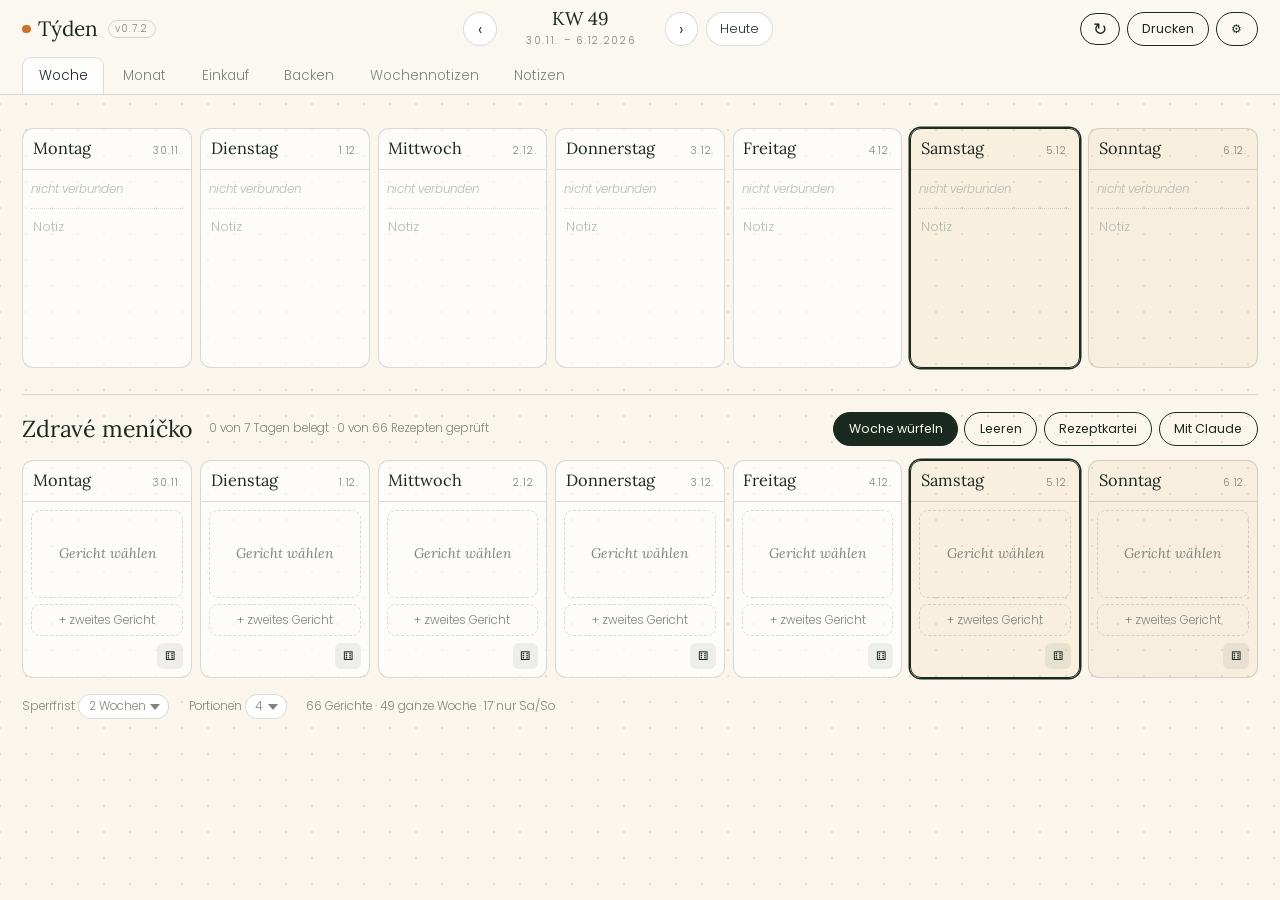
<file: index.html>
<!DOCTYPE html>
<html lang="de">
<head>
<meta charset="utf-8">
<meta name="viewport" content="width=device-width, initial-scale=1, viewport-fit=cover, maximum-scale=1, user-scalable=no">
<meta name="apple-mobile-web-app-capable" content="yes">
<meta name="apple-mobile-web-app-status-bar-style" content="default">
<meta name="apple-mobile-web-app-title" content="Týden">
<meta name="theme-color" content="#FAF8F0">
<title>Týden · Wochenplan</title>
<link rel="manifest" href="manifest.webmanifest">
<link rel="apple-touch-icon" href="icon-192.png">
<link rel="preconnect" href="https://fonts.googleapis.com">
<link rel="preconnect" href="https://fonts.gstatic.com" crossorigin>
<link href="https://fonts.googleapis.com/css2?family=Lora:ital,wght@0,400;0,500;1,400&family=Poppins:wght@300;400;500&display=swap" rel="stylesheet">
<link rel="stylesheet" href="app.css">
</head>
<body>

<header class="site">
  <div class="brand"><i></i><b>Týden</b><span class="ver" id="version"></span></div>

  <div class="weeknav">
    <button class="nav" id="prev" aria-label="Vorige Woche">&lsaquo;</button>
    <div class="kw">
      <b id="kwTitle">KW</b>
      <span class="lbl" id="kwRange"></span>
    </div>
    <button class="nav" id="next" aria-label="Nächste Woche">&rsaquo;</button>
    <button class="nav wide" id="today">Heute</button>
  </div>

  <div class="headacts">
    <button class="btn ghost" id="refresh" aria-label="Aktualisieren" title="Aktualisieren">&#8635;</button>
    <button class="btn ghost" id="openPrint">Drucken</button>
    <button class="btn ghost" id="openSettings" aria-label="Einstellungen">&#9881;</button>
  </div>

  <nav class="tabs" id="tabs">
    <button class="tab on" data-tab="woche">Woche</button>
    <button class="tab" data-tab="monat">Monat</button>
    <button class="tab" data-tab="einkauf">Einkauf</button>
    <button class="tab" data-tab="backen">Backen</button>
    <button class="tab" data-tab="wochennotizen">Wochennotizen</button>
    <button class="tab" data-tab="notizen">Notizen</button>
  </nav>
</header>

<main>
  <!-- ---------- Woche: Termine oben, Essen darunter ---------- -->
  <section class="view" id="view-woche">
    <div class="calstand" id="calStand" hidden></div>
    <div class="weekgrid" id="calGrid"></div>

    <div class="bar essenbar">
      <h2>Zdravé meníčko</h2>
      <div class="barcats" id="mealCounts"></div>
      <div class="baracts">
        <button class="btn" id="roll">Woche würfeln</button>
        <button class="btn ghost" id="clearMeals">Leeren</button>
        <button class="btn ghost" id="openKartei">Rezeptkartei</button>
        <button class="btn ghost" id="openKI">Mit Claude</button>
      </div>
    </div>
    <div class="weekgrid" id="mealGrid"></div>
    <div class="foot">
      <label>Sperrfrist
        <select id="lock">
          <option value="0">aus</option><option value="1">1 Woche</option>
          <option value="2">2 Wochen</option><option value="3">3 Wochen</option><option value="4">4 Wochen</option>
        </select>
      </label>
      <label>Portionen
        <select id="defPort"><option>2</option><option>4</option><option>6</option><option>8</option></select>
      </label>
      <span id="poolInfo"></span>
    </div>
  </section>

  <!-- ---------- Monat ---------- -->
  <section class="view hidden" id="view-monat">
    <div class="bar">
      <h2>Monat</h2>
      <div class="barcats" id="monatStats"></div>
      <div class="baracts">
        <label class="chk"><input type="checkbox" id="monatGoogle" checked> Google-Termine zeigen</label>
        <button class="btn" id="vorNeu">Vorhaben +</button>
      </div>
    </div>
    <div class="monat" id="monatGrid"></div>
    <p class="hint">Auf einen Tag tippen legt ein Vorhaben an, auf einen Balken tippen ändert es.
      Die Zahl links öffnet die Woche.</p>
  </section>

  <!-- ---------- Einkauf ---------- -->
  <section class="view hidden" id="view-einkauf">
    <div class="bar">
      <h2>Einkaufsliste</h2>
      <div class="barcats" id="shopStats"></div>
      <div class="baracts">
        <button class="btn" id="waShare">An WhatsApp</button>
        <button class="btn ghost" id="shopTodo">An To Do</button>
        <button class="btn ghost" id="shopTeilen">Teilen</button>
        <button class="btn ghost" id="copyList">Kopieren</button>
        <button class="btn ghost" id="editPantry">Vorrat</button>
        <button class="btn ghost" id="resetChecks">Haken zurücksetzen</button>
      </div>
    </div>
    <div class="sheetbox" id="shopBody"></div>
  </section>

  <!-- ---------- Backen: ohne Wochenstruktur ---------- -->
  <section class="view hidden" id="view-backen">
    <div class="bar">
      <h2>Backen</h2>
      <div class="barcats" id="bakeStats"></div>
      <div class="baracts">
        <button class="btn" id="bakeShare">An WhatsApp</button>
        <button class="btn ghost" id="bakeTodo">An To Do</button>
        <button class="btn ghost" id="bakeTeilen">Teilen</button>
        <button class="btn ghost" id="bakeCopy">Kopieren</button>
        <button class="btn ghost" id="bakeResetChecks">Haken zurücksetzen</button>
        <button class="btn ghost" id="bakeClear">Auswahl leeren</button>
      </div>
    </div>
    <div class="backsplit">
      <div class="bakeleft">
        <input class="search" id="bakeSearch" type="search" placeholder="Backrezept suchen …">
        <div class="baracts bakeacts">
          <button class="btn ghost" id="bakeNew">Backrezept +</button>
          <button class="btn ghost" id="bakeKI">Mit Claude</button>
          <button class="btn ghost" id="bakeExport">Exportieren</button>
          <button class="btn ghost" id="bakeReset">Zurücksetzen</button>
        </div>
        <div id="bakeGrid"></div>
      </div>
      <div class="sheetbox bakeright">
        <h3 class="bakehead">Einkaufszettel fürs Backen</h3>
        <div id="bakeShop"></div>
      </div>
    </div>
  </section>

  <!-- ---------- Notizen ---------- -->
  <section class="view hidden" id="view-wochennotizen">
    <div class="bar">
      <h2>Wochennotizen</h2>
      <div class="pages" id="notePages"></div>
      <span class="notestatus" id="noteStatus"></span>
      <div class="baracts">
        <div class="modes">
          <button class="tool on" id="modePen" title="Mit dem Pencil schreiben">&#9998;</button>
          <button class="tool" id="modeKey" title="Mit der Tastatur schreiben">&#9000;</button>
        </div>
        <div class="pens" id="pens"></div>
        <button class="tool" id="eraser" title="Radierer">&#9003;</button>
        <button class="tool" id="undo" title="Rückgängig">&#8630;</button>
        <button class="tool" id="clearPage" title="Seite leeren">&#128465;</button>
        <button class="btn ghost" id="notePhoto">Foto abschreiben</button>
        <input type="file" id="noteFile" accept="image/*" multiple hidden>
        <button class="btn ghost" id="addPage">Seite +</button>
        <button class="btn ghost" id="delPage">Seite entfernen</button>
      </div>
    </div>
    <div class="canvasrow">
      <div class="canvaswrap">
        <div class="padstack">
          <textarea id="padText" class="hinten" lang="de" placeholder="Hier tippen …"></textarea>
          <canvas id="pad"></canvas>
        </div>
      </div>
      <div class="padscroll">
        <button class="tool" id="scrollUp" aria-label="nach oben">&#9650;</button>
        <div class="track" id="scrollTrack"><div class="thumb" id="scrollThumb"></div></div>
        <button class="tool" id="scrollDown" aria-label="nach unten">&#9660;</button>
      </div>
    </div>
  </section>

  <!-- ---------- Dauerhafte Notizen ---------- -->
  <section class="view hidden" id="view-notizen">
    <div class="bar">
      <h2>Notizen</h2>
      <div class="barcats" id="todoStats"></div>
      <div class="pages" id="todoPages"></div>
      <div class="baracts">
        <button class="btn ghost" id="todoPageAdd">Seite +</button>
        <button class="btn ghost" id="todoPageRename">Umbenennen</button>
        <button class="btn ghost" id="todoPageDel">Seite entfernen</button>
        <button class="btn ghost" id="todoPhoto">Foto abschreiben</button>
        <input type="file" id="todoFile" accept="image/*" multiple hidden>
        <button class="btn ghost" id="todoHide">Erledigte ausblenden</button>
        <button class="btn ghost" id="todoClearDone">Erledigte entfernen</button>
        <span class="notestatus" id="todoStatus"></span>
      </div>
    </div>
    <div class="sheetbox todobox">
      <div class="todoadd">
        <textarea id="todoInput" rows="1" placeholder="Punkt eintragen, mehrere Zeilen werden zu mehreren Punkten"></textarea>
        <button class="btn" id="todoAdd">Hinzufügen</button>
      </div>
      <div id="todoList"></div>
    </div>
  </section>

</main>

<!-- ---------- Dialoge ---------- -->
<dialog id="dRec"><div class="sheet">
  <div class="top" id="recTop">
    <button class="x" data-close>&times;</button>
    <p class="lbl light" id="recCat"></p>
    <h2 id="recName"></h2>
    <p class="sub" id="recSub"></p>
    <div class="stats" id="recStats"></div>
  </div>
  <div class="sbody" id="recBody"></div>
  <div class="sfoot" id="recFoot"></div>
</div></dialog>

<dialog id="dPick"><div class="sheet">
  <div class="top" style="background:var(--ink)">
    <button class="x" data-close>&times;</button>
    <p class="lbl light" id="pickDay"></p>
    <h2 id="pickTitle">Gericht wählen</h2>
  </div>
  <div class="sbody">
    <div class="freebox">
      <label class="lbl" for="freeName">Freies Gericht — nur ein Name, kein Rezept, keine Zutaten auf der Einkaufsliste</label>
      <div class="freerow">
        <input id="freeName" placeholder="z. B. Reste, Essen gehen, Oma kocht">
        <button class="btn" id="freeSave">Eintragen</button>
      </div>
    </div>
    <input class="search" id="pickSearch" type="search" placeholder="Rezept suchen …">
    <p class="hint" id="pickHint"></p>
    <div class="pickgrid" id="pickGrid"></div>
  </div>
</div></dialog>

<dialog id="dKartei"><div class="sheet">
  <div class="top" style="background:var(--leaf)">
    <button class="x" data-close>&times;</button>
    <p class="lbl light">Review &amp; Pflege</p>
    <h2>Rezeptkartei</h2>
    <div class="stats" id="karteiStats"></div>
  </div>
  <div class="sbody">
    <input class="search" id="karteiSearch" type="search" placeholder="Suchen …">
    <div class="pickgrid" id="karteiGrid"></div>
  </div>
  <div class="sfoot">
    <button class="btn" id="newDish">Neues Gericht</button>
    <button class="btn ghost" id="exportJs">Rezepte exportieren</button>
    <button class="btn ghost" id="resetAll">Zurücksetzen</button>
  </div>
</div></dialog>

<dialog id="dEdit"><div class="sheet">
  <div class="top" style="background:var(--ink)">
    <button class="x" data-close>&times;</button>
    <p class="lbl light">Bearbeiten</p>
    <h2 id="editTitle">Rezept</h2>
  </div>
  <div class="sbody" id="editBody"></div>
  <div class="sfoot">
    <button class="btn" id="saveDish">Speichern</button>
    <button class="btn ghost" data-close>Abbrechen</button>
    <button class="btn ghost" id="delDish" style="margin-left:auto">Löschen</button>
  </div>
</div></dialog>

<dialog id="dPantry"><div class="sheet">
  <div class="top" style="background:var(--leaf)">
    <button class="x" data-close>&times;</button>
    <p class="lbl light">Einkaufsliste</p>
    <h2>Vorrat</h2>
    <p class="sub">Was hier steht, landet nicht auf der Liste.</p>
  </div>
  <div class="sbody">
    <p class="hint">Ein Begriff pro Zeile, klein geschrieben. Er greift auch am Wortende — <b>öl</b> deckt
      Olivenöl ab, <b>brühe</b> alle Brühen. Frische Ware ist ausgenommen: Was in Bund, Zweigen, Kopf,
      Stange oder Blatt gemessen wird, steht immer auf der Liste.</p>
    <div class="field"><textarea id="pantryText" rows="14"></textarea></div>
  </div>
  <div class="sfoot">
    <button class="btn" id="savePantry">Speichern</button>
    <button class="btn ghost" data-close>Abbrechen</button>
    <button class="btn ghost" id="resetPantry" style="margin-left:auto">Standard</button>
  </div>
</div></dialog>

<dialog id="dKI"><div class="sheet">
  <div class="top" style="background:var(--leaf)">
    <button class="x" data-close>&times;</button>
    <p class="lbl light" id="kiLbl">Rezepte und Vorschläge</p>
    <h2 id="kiTitle">Mit Claude</h2>
  </div>
  <div class="sbody">
    <div id="aiStatus" class="aistatus"></div>

    <h3 id="kiAddTitle">Rezept hinzufügen</h3>
    <p class="hint">Foto einer Kochbuchseite oder eines Zettels, oder ein Link. Das Ergebnis landet
      als ungeprüftes Rezept im Editor — du siehst es vor dem Speichern.</p>
    <div class="baracts" style="margin-bottom:.8rem">
      <button class="btn ghost" id="fromPhoto">Foto aufnehmen oder wählen</button>
      <input type="file" id="photoFile" accept="image/*" multiple hidden>
    </div>
    <div class="field"><label class="lbl">Link oder eingefügter Rezepttext</label>
      <textarea id="linkInput" rows="3" placeholder="https://… oder den Text direkt einfügen"></textarea></div>
    <div class="baracts"><button class="btn ghost" id="fromLink">Daraus ein Rezept machen</button></div>

    <div id="kiKochen">
    <hr>

    <h3>Was kann ich damit kochen?</h3>
    <p class="hint">Tippe ein, was da ist, oder fotografiere Kühlschrank und Vorratsschrank.
      Claude bevorzugt Gerichte aus deiner Kartei.</p>
    <div class="field"><label class="lbl">Vorhanden</label>
      <textarea id="stockText" rows="3" placeholder="z. B. Hähnchenbrust, Zucchini, Feta, Sahne"></textarea></div>
    <div class="baracts">
      <button class="btn ghost" id="stockPhoto">Foto vom Vorrat</button>
      <input type="file" id="stockFile" accept="image/*" multiple hidden>
      <span class="hint" id="stockHint" style="margin:0"></span>
      <button class="btn" id="doSuggest">Vorschläge holen</button>
    </div>
    <div id="aiOut"></div>
    </div>

    <hr>
    <h3>Zugang</h3>
    <div class="field"><label class="lbl">Anthropic API-Schlüssel</label>
      <input id="apiKey" type="password" autocomplete="off" autocapitalize="off"
             autocorrect="off" spellcheck="false" placeholder="sk-ant-…"></div>
    <div class="field"><label class="lbl">Modell</label>
      <input id="apiModel" autocapitalize="off" autocorrect="off" spellcheck="false"
             placeholder="claude-sonnet-4-5-20250929"></div>
    <p class="hint">Der Schlüssel bleibt nur auf diesem Gerät im Browser gespeichert und gehört nicht
      ins Repository. Achte beim Einfügen darauf, dass kein Leerzeichen mitkommt.
      Für Fotos und verschachtelte Webseiten liefert ein Sonnet-Modell deutlich zuverlässigere
      Rezepte als ein Haiku-Modell.</p>
    <div class="baracts">
      <button class="btn" id="testKey">Verbindung prüfen</button>
      <button class="btn ghost" id="listModels">Verfügbare Modelle</button>
      <button class="btn ghost" id="saveKey">Speichern</button>
    </div>
  </div>
</div></dialog>

<dialog id="dVor"><div class="sheet">
  <div class="top" style="background:var(--pine)">
    <button class="x" data-close>&times;</button>
    <p class="lbl light">Monat</p>
    <h2 id="vorTitel">Neues Vorhaben</h2>
  </div>
  <div class="sbody">
    <div class="form">
      <div class="field"><label class="lbl" for="v_text">Was steht an</label>
        <input id="v_text" placeholder="z. B. Plätzchen planen und einkaufen"></div>
      <div class="f2">
        <div class="field"><label class="lbl" for="v_von">Von</label>
          <input id="v_von" type="date"></div>
        <div class="field"><label class="lbl" for="v_bis">Bis</label>
          <input id="v_bis" type="date"></div>
      </div>
      <div class="field"><label class="lbl">Farbe</label><div class="farbwahl" id="v_farben"></div></div>
      <label class="chk"><input type="checkbox" id="v_done"> erledigt</label>
    </div>
  </div>
  <div class="sfoot">
    <button class="btn" id="saveVor">Speichern</button>
    <button class="btn ghost" data-close>Abbrechen</button>
    <button class="btn ghost" id="delVor" style="margin-left:auto">Löschen</button>
  </div>
</div></dialog>

<dialog id="dPrint"><div class="sheet">
  <div class="top" style="background:var(--ink)">
    <button class="x" data-close>&times;</button>
    <p class="lbl light" id="printKw"></p>
    <h2>Drucken</h2>
  </div>
  <div class="sbody">
    <p class="hint">Bereiche auswählen, dann öffnet sich das Druckfenster. Auf dem iPad wählst du dort
      deinen AirPrint-Drucker.</p>
    <label class="chk big"><input type="checkbox" id="pr_monat"> Monatsblatt mit Vorhaben</label>
    <label class="chk big"><input type="checkbox" id="pr_wochenplan" checked> Wochenplan mit Terminen</label>
    <label class="chk big"><input type="checkbox" id="pr_essen" checked> Essensplan</label>
    <label class="chk big"><input type="checkbox" id="pr_einkauf" checked> Einkaufsliste</label>
    <label class="chk big"><input type="checkbox" id="pr_backen"> Backen: Einkaufszettel</label>
    <label class="chk big"><input type="checkbox" id="pr_backrezepte"> Backrezepte, ausführlich</label>
    <label class="chk big"><input type="checkbox" id="pr_notizen"> Wochennotizen</label>
    <label class="chk big"><input type="checkbox" id="pr_todos"> Notizen, dauerhaft</label>
    <label class="chk big"><input type="checkbox" id="pr_rezepte"> Rezepte der Woche, ausführlich</label>
  </div>
  <div class="sfoot">
    <button class="btn" id="doPrint">Druckfenster öffnen</button>
    <button class="btn ghost" data-close>Abbrechen</button>
  </div>
</div></dialog>

<dialog id="dSettings"><div class="sheet">
  <div class="top" style="background:var(--pine)">
    <button class="x" data-close>&times;</button>
    <p class="lbl light">Einstellungen</p>
    <h2>Google Kalender</h2>
  </div>
  <div class="sbody">
    <div id="gStatus" class="gstatus"></div>
    <div class="field">
      <label class="lbl">OAuth Client-ID</label>
      <input id="gClientId" placeholder="….apps.googleusercontent.com">
    </div>
    <p class="hint">Die Client-ID legst du einmalig in der Google Cloud Console an. Die Anleitung dazu
      steht in der Datei <b>README.md</b> im selben Ordner. Ohne Client-ID funktioniert alles außer der
      Anzeige der Google-Termine.</p>
    <p class="hint">Google gibt einen Zugang nur für eine Stunde aus; danach erneuert die App ihn still
      im Hintergrund. Die Termine bleiben in der Zwischenzeit gespeichert, der Stand steht über dem
      Kalender. Wenn du trotzdem oft neu verbinden musst, hilft auf dem iPad zweierlei:
      in <b>Einstellungen → Apps → Safari → „Cross-Sitetracking verhindern“</b> ausschalten, und
      in der Google Cloud Console unter <b>Zielgruppe</b> den Veröffentlichungsstatus von
      <b>Testen</b> auf <b>Produktion</b> setzen — im Testmodus läuft die Freigabe nach sieben Tagen ab.</p>
    <div id="gCals"></div>
    <hr>
    <h3>Microsoft To Do</h3>
    <div id="msStatus" class="gstatus"></div>
    <div class="field">
      <label class="lbl">Anwendungs-ID (Client-ID) aus Azure</label>
      <input id="msClientId" placeholder="00000000-0000-0000-0000-000000000000">
    </div>
    <p class="hint">Umleitungs-URI, genau so in Azure eintragen (Plattform <b>Single-Page-Anwendung</b>):
      <br><b id="msRedirect"></b></p>
    <div class="baracts">
      <button class="btn" id="msConnect">Mit Microsoft verbinden</button>
      <button class="btn ghost" id="msTrennen">Trennen</button>
    </div>
    <label class="chk"><input type="checkbox" id="msProWoche" checked>
      Für jeden Versand eine eigene Liste „Einkauf KW xx“</label>
    <div id="msListen"></div>
    <p class="hint">Die Einrichtung steht Schritt für Schritt in <b>README.md</b>.
      Microsoft gibt Web-Apps einen Zugang nur für 24 Stunden; danach fragt die App
      beim Senden wieder nach der Anmeldung. Gesendet wird, was offen ist — jede
      Position als eigene Aufgabe, Abgehaktes bleibt hier. Ohne den Haken oben wandert
      alles in eine feste Liste, die du selbst wählst.</p>
    <hr>
    <h3>Tastatur</h3>
    <label class="chk"><input type="checkbox" id="setZeichen"> Leiste mit Sonderzeichen einblenden</label>
    <p class="hint">Normalerweise aus. Welche Tastatur das iPad zeigt und ob es den Globus zum
      Umschalten der Sprache gibt, legt iOS fest, nicht diese App: der Globus erscheint erst,
      wenn mindestens zwei Tastaturen eingerichtet sind, unter
      <b>Einstellungen → Allgemein → Tastatur → Tastaturen → Tastatur hinzufügen</b>.
      Bei einer angesteckten Tastatur wechselt <b>Strg + Leertaste</b> die Sprache.</p>
    <hr>
    <h3>Daten</h3>
    <p class="hint" id="versionInfo" style="margin-bottom:.6rem"></p>
    <div class="baracts">
      <button class="btn ghost" id="backup">Sicherung speichern</button>
      <button class="btn ghost" id="restoreBtn">Sicherung laden</button>
      <input type="file" id="restoreFile" accept="application/json" hidden>
    </div>
  </div>
  <div class="sfoot">
    <button class="btn" id="gConnect">Mit Google verbinden</button>
    <button class="btn ghost" id="gDisconnect">Trennen</button>
    <button class="btn ghost" data-close style="margin-left:auto">Schließen</button>
  </div>
</div></dialog>

<!-- Scrollbalken für die ganze Seite, damit auf dem iPad nicht gewischt werden muss -->
<div class="pagescroll" id="pageScroll" hidden>
  <button class="tool" id="pageUp" aria-label="nach oben">&#9650;</button>
  <div class="track" id="pageTrack"><div class="thumb" id="pageThumb"></div></div>
  <button class="tool" id="pageDown" aria-label="nach unten">&#9660;</button>
</div>

<div class="toast" id="toast"></div>
<div class="umlaute" id="umlaute" hidden></div>
<div id="print"></div>

<script src="rezepte.js"></script>
<script src="app.js"></script>
<script src="essen.js"></script>
<script src="backen.js"></script>
<script src="monat.js"></script>
<script src="mstodo.js"></script>
<script src="tasten.js"></script>
<script src="notizen.js"></script>
<script src="notizen-fest.js"></script>
<script src="claude.js"></script>
<script>start();</script>
</body>
</html>
</file>
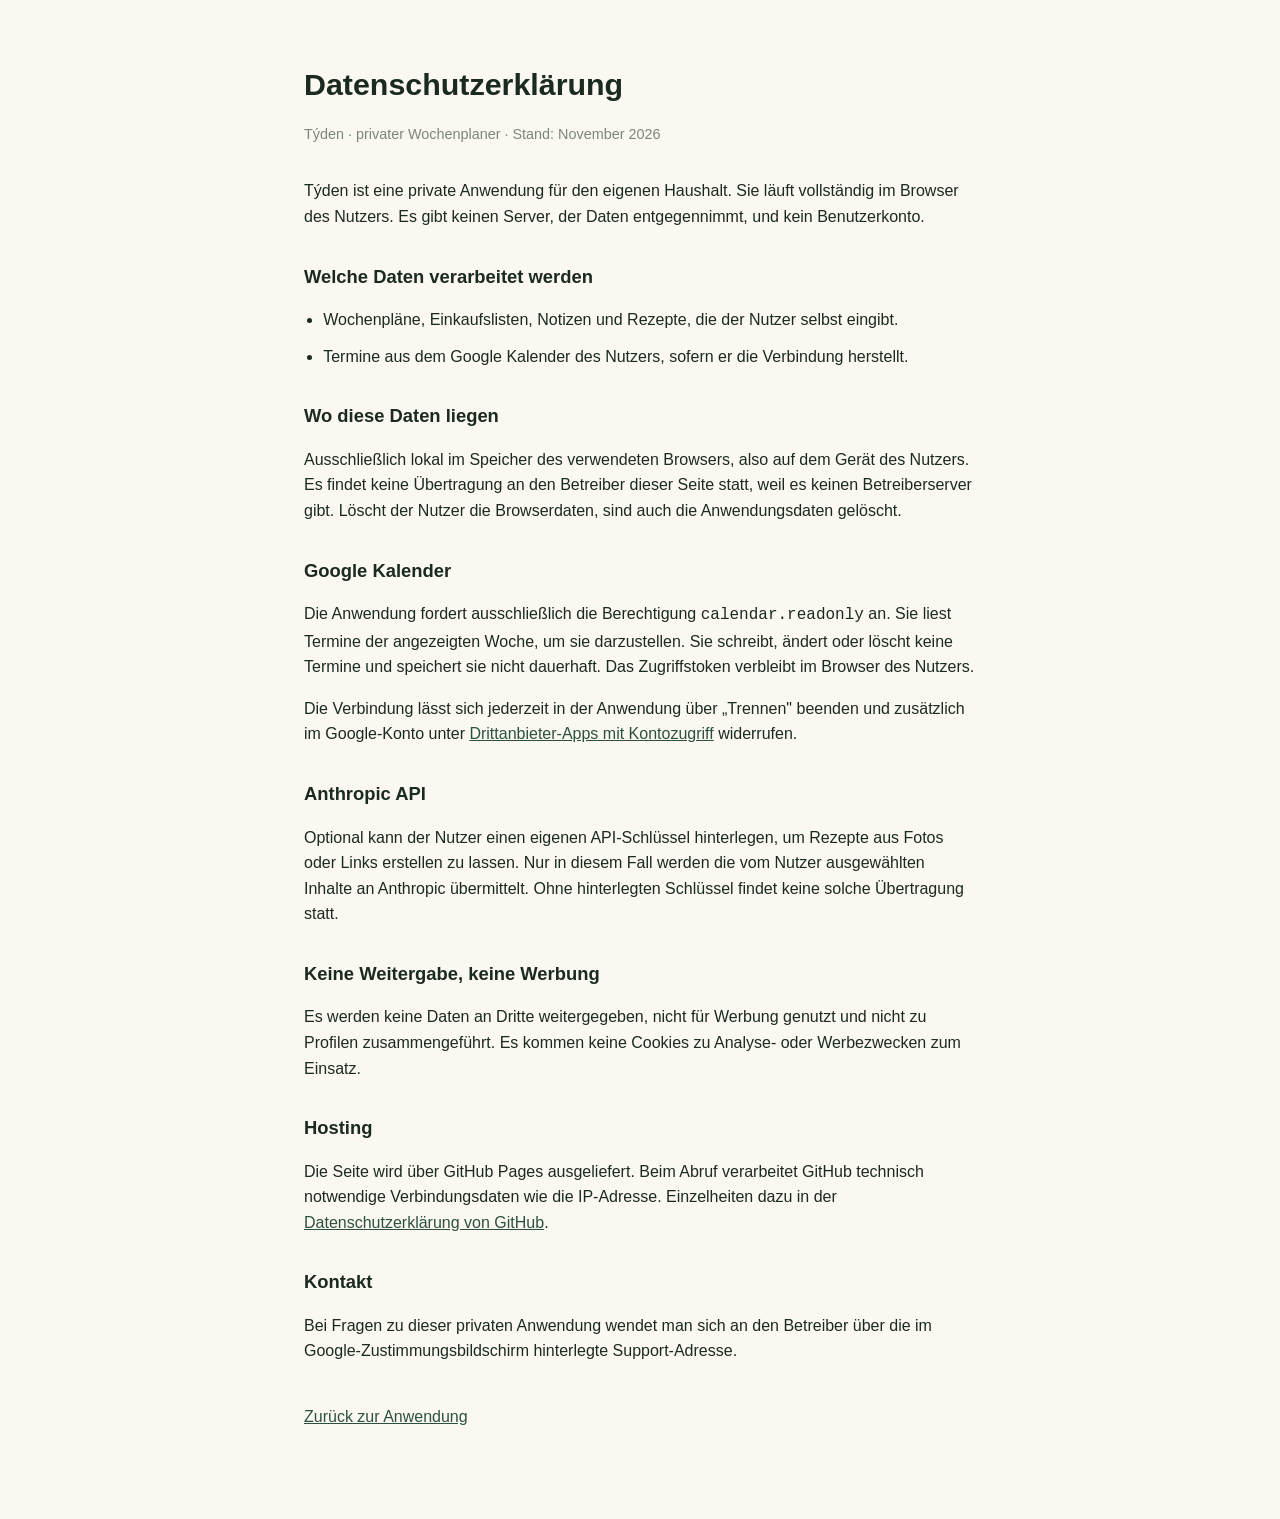
<file: datenschutz.html>
<!DOCTYPE html>
<html lang="de">
<head>
<meta charset="utf-8">
<meta name="viewport" content="width=device-width, initial-scale=1">
<title>Týden · Datenschutzerklärung</title>
<style>
  body{max-width:42rem;margin:0 auto;padding:2.5rem 1.4rem 5rem;
    font:16px/1.6 -apple-system,BlinkMacSystemFont,"Segoe UI",sans-serif;color:#1B2A21;background:#FAF8F0}
  h1{font-size:1.9rem;margin-bottom:.3rem;font-weight:600}
  h2{font-size:1.15rem;margin:2rem 0 .5rem;font-weight:600}
  p,li{margin-bottom:.7rem}
  ul{padding-left:1.2rem}
  .d{color:#7D867C;font-size:.9rem;margin-bottom:2rem}
  a{color:#2C5140}
</style>
</head>
<body>

<h1>Datenschutzerklärung</h1>
<p class="d">Týden · privater Wochenplaner · Stand: November 2026</p>

<p>Týden ist eine private Anwendung für den eigenen Haushalt. Sie läuft vollständig
im Browser des Nutzers. Es gibt keinen Server, der Daten entgegennimmt, und kein
Benutzerkonto.</p>

<h2>Welche Daten verarbeitet werden</h2>
<ul>
  <li>Wochenpläne, Einkaufslisten, Notizen und Rezepte, die der Nutzer selbst eingibt.</li>
  <li>Termine aus dem Google Kalender des Nutzers, sofern er die Verbindung herstellt.</li>
</ul>

<h2>Wo diese Daten liegen</h2>
<p>Ausschließlich lokal im Speicher des verwendeten Browsers, also auf dem Gerät des
Nutzers. Es findet keine Übertragung an den Betreiber dieser Seite statt, weil es
keinen Betreiberserver gibt. Löscht der Nutzer die Browserdaten, sind auch die
Anwendungsdaten gelöscht.</p>

<h2>Google Kalender</h2>
<p>Die Anwendung fordert ausschließlich die Berechtigung
<code>calendar.readonly</code> an. Sie liest Termine der angezeigten Woche, um sie
darzustellen. Sie schreibt, ändert oder löscht keine Termine und speichert sie nicht
dauerhaft. Das Zugriffstoken verbleibt im Browser des Nutzers.</p>
<p>Die Verbindung lässt sich jederzeit in der Anwendung über „Trennen" beenden und
zusätzlich im Google-Konto unter
<a href="https://myaccount.google.com/permissions">Drittanbieter-Apps mit Kontozugriff</a>
widerrufen.</p>

<h2>Anthropic API</h2>
<p>Optional kann der Nutzer einen eigenen API-Schlüssel hinterlegen, um Rezepte aus
Fotos oder Links erstellen zu lassen. Nur in diesem Fall werden die vom Nutzer
ausgewählten Inhalte an Anthropic übermittelt. Ohne hinterlegten Schlüssel findet
keine solche Übertragung statt.</p>

<h2>Keine Weitergabe, keine Werbung</h2>
<p>Es werden keine Daten an Dritte weitergegeben, nicht für Werbung genutzt und nicht
zu Profilen zusammengeführt. Es kommen keine Cookies zu Analyse- oder Werbezwecken
zum Einsatz.</p>

<h2>Hosting</h2>
<p>Die Seite wird über GitHub Pages ausgeliefert. Beim Abruf verarbeitet GitHub
technisch notwendige Verbindungsdaten wie die IP-Adresse. Einzelheiten dazu in der
<a href="https://docs.github.com/de/site-policy/privacy-policies/github-general-privacy-statement">Datenschutzerklärung
von GitHub</a>.</p>

<h2>Kontakt</h2>
<p>Bei Fragen zu dieser privaten Anwendung wendet man sich an den Betreiber über die
im Google-Zustimmungsbildschirm hinterlegte Support-Adresse.</p>

<p style="margin-top:2.5rem"><a href="./index.html">Zurück zur Anwendung</a></p>

</body>
</html>
</file>
<file: app.css>
:root{
  --ink:#1B2A21; --pine:#2C5140; --leaf:#47755A; --gold:#E4A93C;
  --plum:#6B2D4E; --teal:#1F4A52; --amber:#8A5320;
  --paper:#FAF8F0; --dot:#DCE0D3; --ghost:#B4BCAF; --cream:#FBF7EC; --muted:#7D867C;
  --line:rgba(27,42,33,.16);
  --serif:"Lora",Georgia,"Times New Roman",serif;
  --sans:"Poppins",-apple-system,BlinkMacSystemFont,"Segoe UI",sans-serif;
  --head:112px;
}
*{box-sizing:border-box;margin:0;padding:0;-webkit-tap-highlight-color:transparent}
html,body{height:100%;overscroll-behavior:none}
body{
  font-family:var(--sans);font-weight:300;font-size:15px;line-height:1.45;color:var(--ink);
  background:var(--paper);
  background-image:radial-gradient(var(--dot) 1px, transparent 1px);
  background-size:26px 26px;background-position:13px 13px;
  -webkit-font-smoothing:antialiased;
  padding-top:var(--head);
}
h1,h2,h3{font-family:var(--serif);font-weight:400;line-height:1.12;letter-spacing:-.01em}
button,input,select,textarea{font:inherit;color:inherit}
button{background:none;border:none;cursor:pointer}
input:not([type=checkbox]),select,textarea{-webkit-appearance:none;appearance:none}

/* Einheitliche Kontrollkästchen, auch auf iOS sichtbar */
input[type=checkbox]{
  -webkit-appearance:none;appearance:none;
  width:1.35rem;height:1.35rem;flex:none;margin:0;
  border:1.6px solid var(--ghost);border-radius:5px;background:#fff;
  display:inline-grid;place-content:center;cursor:pointer;transition:background .12s,border-color .12s}
input[type=checkbox]:checked{background:var(--pine);border-color:var(--pine)}
input[type=checkbox]:checked::after{
  content:"";width:.42rem;height:.75rem;border:solid #fff;border-width:0 2px 2px 0;
  transform:rotate(45deg) translate(-1px,-2px)}
.lbl{font-size:.62rem;letter-spacing:.17em;text-transform:uppercase;color:var(--muted)}
.lbl.light{color:rgba(255,255,255,.78)}
.hint{font-size:.85rem;color:var(--muted);margin-bottom:.9rem}
.hidden{display:none!important}
:focus-visible{outline:2.5px solid var(--gold);outline-offset:2px;border-radius:6px}

/* ---------- Kopf ---------- */
.site{
  position:fixed;top:0;left:0;right:0;z-index:40;
  background:rgba(250,248,240,.96);backdrop-filter:blur(10px);
  border-bottom:1px solid var(--line);
  padding:.5rem clamp(.7rem,2vw,1.4rem) 0;
  display:grid;grid-template-columns:auto 1fr auto;grid-template-rows:auto auto;
  align-items:center;gap:.3rem 1rem;
  padding-top:max(.5rem, env(safe-area-inset-top));
}
.brand{display:flex;align-items:center;gap:.45rem}
.brand i{width:.55rem;height:.55rem;border-radius:50%;background:var(--gold)}
.brand b{font-family:var(--serif);font-weight:400;font-size:1.3rem}
.weeknav{display:flex;align-items:center;gap:.5rem;justify-self:center}
.nav{width:2.1rem;height:2.1rem;border:1px solid var(--line);border-radius:50%;background:#fff;font-size:1.05rem}
.nav.wide{width:auto;border-radius:999px;padding:0 .8rem;font-size:.78rem}
.nav:active{background:var(--ink);color:var(--cream)}
.kw{text-align:center;min-width:9.5rem}
.kw b{font-family:var(--serif);font-weight:400;font-size:1.15rem;display:block;line-height:1.1}
.headacts{display:flex;gap:.4rem;align-items:center}
.btn{border:1.4px solid var(--ink);background:var(--ink);color:var(--cream);
  padding:.42rem .9rem;border-radius:999px;font-size:.78rem;font-weight:400;white-space:nowrap}
.btn.ghost{background:transparent;color:var(--ink)}
.btn.ghost:active,.btn.ghost:hover{background:var(--ink);color:var(--cream)}
.tabs{grid-column:1/-1;display:flex;gap:.2rem;margin-top:.15rem}
.tab{padding:.5rem .95rem;border-radius:9px 9px 0 0;font-size:.85rem;color:var(--muted);
  border:1px solid transparent;border-bottom:none}
.tab.on{color:var(--ink);background:rgba(255,255,255,.75);border-color:var(--line);
  box-shadow:0 -1px 0 rgba(255,255,255,.75)}

/* ---------- Flächen ---------- */
main{padding:1rem clamp(.7rem,2vw,1.4rem) 2.5rem}
.bar{display:flex;align-items:center;gap:1rem;flex-wrap:wrap;margin-bottom:.9rem}
.bar h2{font-size:1.45rem}
.barcats{font-size:.74rem;color:var(--muted);flex:1}
.baracts{display:flex;gap:.4rem;flex-wrap:wrap;align-items:center}
.foot{display:flex;gap:1.2rem;flex-wrap:wrap;align-items:center;margin-top:1rem;font-size:.74rem;color:var(--muted)}
.foot select{border:1px solid var(--line);border-radius:999px;padding:.2rem 1.4rem .2rem .6rem;background:#fff url("data:image/svg+xml;utf8,<svg xmlns='http://www.w3.org/2000/svg' width='10' height='6'><path d='M0 0l5 6 5-6z' fill='%237D867C'/></svg>") no-repeat right .5rem center;font-size:.74rem}

/* Wochenraster: sieben Spalten */
.weekgrid{display:grid;grid-template-columns:repeat(7,minmax(0,1fr));gap:.5rem;align-items:start}
@media(max-width:900px){
  .weekgrid{grid-auto-flow:column;grid-auto-columns:78vw;grid-template-columns:none;
    overflow-x:auto;scroll-snap-type:x mandatory;padding-bottom:.6rem}
  .daycol{scroll-snap-align:start}
}
.daycol{background:rgba(255,255,255,.62);border:1px solid var(--line);border-radius:11px;
  min-height:0;display:flex;flex-direction:column;overflow:hidden}
/* Termine oben kompakt halten, damit der Essensplan darunter ohne Scrollen sichtbar bleibt.
   Die Spalten wachsen gemeinsam, sobald eine Notiz länger wird. */
#calGrid{align-items:stretch}
#calGrid .daycol{min-height:15rem;overflow:visible}
.daycol.we{background:rgba(228,169,60,.09)}
.daycol.today{border-color:var(--ink);box-shadow:0 0 0 1.5px var(--ink)}
.dayhead{padding:.5rem .6rem;border-bottom:1px solid var(--line);display:flex;
  justify-content:space-between;align-items:baseline;gap:.3rem}
.dayhead b{font-family:var(--serif);font-weight:400;font-size:1.02rem}
.dayhead span{font-size:.64rem;color:var(--muted);letter-spacing:.08em}
.daybody{padding:.5rem;display:flex;flex-direction:column;gap:.45rem;flex:1}

/* Termine */
.ev{border-radius:7px;padding:.35rem .5rem;font-size:.78rem;line-height:1.3;text-align:left;width:100%}
.ev.g{background:rgba(44,81,64,.1);border-left:3px solid var(--pine)}
.ev.own{background:rgba(228,169,60,.18);border-left:3px solid var(--gold)}
.ev time{display:block;font-size:.64rem;color:var(--muted);letter-spacing:.04em}
.ev b{font-weight:400}
.addev{border:1.3px dashed var(--line);border-radius:7px;padding:.3rem;font-size:.74rem;color:var(--muted)}
.addev:active{border-color:var(--ink);color:var(--ink)}
.daynote{flex:0 0 auto;min-height:2.8rem;height:auto;overflow:hidden;
  border:none;border-top:1px dotted var(--line);background:transparent;
  padding:.45rem .1rem .2rem;font-size:.82rem;line-height:1.45;resize:none;font-family:var(--sans)}
.daynote::placeholder{color:var(--ghost)}

/* Gericht */
.dish{border-radius:9px;color:var(--cream);padding:.55rem .6rem;text-align:left;
  display:flex;flex-direction:column;gap:.15rem;min-height:5.5rem;justify-content:space-between}
.dish .c{font-size:.56rem;letter-spacing:.14em;text-transform:uppercase;opacity:.8}
.dish .n{font-family:var(--serif);font-size:1rem;line-height:1.14}
.dish .m{font-size:.58rem;letter-spacing:.08em;text-transform:uppercase;opacity:.85;
  display:flex;gap:.5rem;flex-wrap:wrap}
.empty{border:1.4px dashed var(--line);border-radius:9px;min-height:5.5rem;
  font-family:var(--serif);font-style:italic;color:var(--muted);font-size:.86rem}
.empty:active{border-color:var(--ink);color:var(--ink)}
.rowacts{display:flex;gap:.25rem;justify-content:flex-end}
.rowacts button{width:1.6rem;height:1.6rem;border-radius:6px;background:rgba(27,42,33,.07);font-size:.72rem}
.rowacts button:active{background:var(--ink);color:var(--cream)}

/* ---------- Einkauf ---------- */
.sheetbox{background:rgba(255,255,255,.62);border:1px solid var(--line);border-radius:11px;
  padding:1rem 1.1rem;max-width:860px}
.grp{margin-bottom:1rem}
.grp h4{margin-bottom:.3rem;font-weight:400}
.item{display:flex;align-items:center;gap:.65rem;padding:.4rem 0;border-bottom:1px dotted var(--line)}
.item label{flex:1;display:flex;justify-content:space-between;gap:.6rem;cursor:pointer;font-size:.95rem}
.item label b{font-weight:400;color:var(--muted);white-space:nowrap;font-size:.86rem}
.item.done label{opacity:.35;text-decoration:line-through}
.mini{border:1.2px solid var(--line);border-radius:999px;padding:.12rem .55rem;font-size:.66rem;color:var(--muted);flex:none}
.mini:active{background:var(--ink);color:var(--cream)}
.vorrat{margin-top:1rem;border-top:1px solid var(--line);padding-top:.7rem}
.vorrat summary{cursor:pointer;font-size:.8rem;color:var(--muted)}
.item.pantry label{opacity:.5}
.dotm{width:1.35rem;height:1.35rem;flex:none;border-radius:5px;border:1.5px solid var(--line);
  background:repeating-linear-gradient(45deg,transparent 0 3px,var(--line) 3px 4px)}

/* ---------- Notizen ---------- */
.pages{display:flex;gap:.25rem;flex:1;flex-wrap:wrap}
.pages button{border:1px solid var(--line);background:#fff;border-radius:7px;padding:.25rem .6rem;font-size:.76rem}
.pages button.on{background:var(--ink);color:var(--cream);border-color:var(--ink)}
.pens{display:flex;gap:.25rem;align-items:center}
.pen{width:1.7rem;height:1.7rem;border-radius:50%;border:2px solid transparent}
.pen.on{border-color:var(--ink);transform:scale(1.12)}
.tool{width:2.1rem;height:2.1rem;border:1px solid var(--line);border-radius:8px;background:#fff;font-size:.95rem}
.tool.on{background:var(--ink);color:var(--cream);border-color:var(--ink)}
.canvaswrap{background:#fff;border:1px solid var(--line);border-radius:11px;
  box-shadow:0 2px 10px rgba(27,42,33,.06);
  overflow-y:auto;overflow-x:hidden;-webkit-overflow-scrolling:touch;
  height:calc(100vh - var(--head) - 9.5rem);overscroll-behavior:contain}
.padstack{position:relative;width:100%}
#pad{display:block;width:100%;touch-action:pan-y;position:relative;z-index:2}
#padText{
  position:absolute;inset:0;width:100%;height:100%;z-index:1;
  border:none;background:transparent;resize:none;outline:none;
  font-family:var(--sans);font-size:17px;line-height:38px;
  padding:0 16px;color:var(--ink)}
#padText::placeholder{color:var(--ghost)}
/* Die hintere Ebene bleibt sichtbar, nimmt aber keine Eingaben an */
.hinten{pointer-events:none}
#pad.hinten{z-index:1}
#padText.hinten{z-index:0}
.modes{display:flex;gap:.2rem;margin-right:.3rem}

/* ---------- Dialoge ---------- */
dialog{border:none;padding:0;background:transparent;max-width:none;max-height:none;width:100%;height:100%}
dialog::backdrop{background:rgba(27,42,33,.55);backdrop-filter:blur(3px)}
.sheet{width:min(780px,95vw);margin:3vh auto;background:var(--paper);border-radius:15px;overflow:hidden;
  box-shadow:0 30px 60px rgba(0,0,0,.32);max-height:94vh;display:flex;flex-direction:column}
.sheet .top{padding:1.1rem 1.3rem;color:var(--cream);position:relative;flex:none}
.sheet .top h2{font-size:1.65rem;padding-right:2.5rem;color:var(--cream)}
.sheet .top .sub{font-family:var(--serif);font-style:italic;opacity:.92;font-size:.95rem;margin-top:.2rem}
.x{position:absolute;top:.8rem;right:.9rem;width:2.1rem;height:2.1rem;border-radius:50%;
  background:rgba(255,255,255,.18);border:1px solid rgba(255,255,255,.35);color:var(--cream);font-size:1.1rem}
.stats{display:flex;gap:1.1rem;margin-top:.6rem;font-size:.62rem;letter-spacing:.14em;
  text-transform:uppercase;opacity:.9;flex-wrap:wrap}
.sbody{padding:1.1rem 1.3rem 1.4rem;overflow:auto;-webkit-overflow-scrolling:touch}
.sfoot{border-top:1px solid var(--line);padding:.75rem 1.3rem;display:flex;gap:.45rem;flex-wrap:wrap;
  background:rgba(255,255,255,.55);flex:none;padding-bottom:max(.75rem, env(safe-area-inset-bottom))}

.form{display:grid;gap:.75rem}
.f2{display:grid;grid-template-columns:1fr 1fr;gap:.75rem}
.f4{display:grid;grid-template-columns:repeat(4,1fr);gap:.55rem}
@media(max-width:620px){.f4{grid-template-columns:1fr 1fr}}
.field label{display:block;margin-bottom:.22rem}
.field input,.field select,.field textarea{width:100%;border:1.3px solid var(--line);border-radius:9px;
  padding:.5rem .65rem;background:#fff;font-size:.95rem}
.field textarea{resize:vertical;min-height:7rem;line-height:1.5;font-family:var(--sans)}
.search{width:100%;border:1.3px solid var(--line);border-radius:999px;padding:.5rem .95rem;
  background:#fff;margin-bottom:.9rem;font-size:.9rem}
.chk{display:flex;align-items:center;gap:.5rem;font-size:.92rem}
.chk.big{padding:.6rem 0;border-bottom:1px dotted var(--line);font-size:1rem}
.chk.big{font-size:1rem}

.pf{display:flex;align-items:center;gap:.5rem;margin-bottom:.9rem}
.pf button{width:1.9rem;height:1.9rem;border:1.3px solid var(--ink);border-radius:50%}
.pf b{font-weight:400;min-width:2rem;text-align:center}
.zut{list-style:none;columns:2;column-gap:1.6rem;margin-bottom:1.2rem}
@media(max-width:560px){.zut{columns:1}}
.zut li{display:flex;justify-content:space-between;gap:.5rem;padding:.26rem 0;
  border-bottom:1px dotted var(--line);break-inside:avoid;font-size:.9rem}
.zut li b{font-weight:400;color:var(--muted);white-space:nowrap;font-size:.84rem}
.steps{counter-reset:s;list-style:none;margin-bottom:1.1rem}
.steps li{counter-increment:s;position:relative;padding-left:1.9rem;margin-bottom:.55rem;font-size:.92rem}
.steps li::before{content:counter(s);position:absolute;left:0;top:.05rem;font-size:.72rem;
  width:1.35rem;height:1.35rem;border-radius:50%;display:grid;place-items:center;
  background:var(--ink);color:var(--cream)}
.tipp{border-left:3px solid var(--gold);padding:.6rem .85rem;background:rgba(228,169,60,.14);
  border-radius:0 8px 8px 0;font-family:var(--serif);font-style:italic;font-size:.92rem}
.todo{border:1.4px dashed var(--line);border-radius:10px;padding:1.1rem;text-align:center;
  font-family:var(--serif);font-style:italic;color:var(--muted)}
.pickgrid{display:grid;grid-template-columns:repeat(auto-fill,minmax(205px,1fr));gap:.5rem}
.pickgrid button{border-radius:9px;color:var(--cream);padding:.6rem .7rem;text-align:left;position:relative}
.pickgrid .c{font-size:.55rem;letter-spacing:.14em;text-transform:uppercase;opacity:.8}
.pickgrid .n{font-family:var(--serif);font-size:1rem;line-height:1.14;margin-top:.12rem}
.pickgrid .m{font-size:.57rem;letter-spacing:.09em;text-transform:uppercase;opacity:.85;margin-top:.3rem}
.pickgrid .ok{position:absolute;top:.5rem;right:.55rem;width:.5rem;height:.5rem;border-radius:50%;background:var(--gold)}
.zrow{display:grid;grid-template-columns:4.6rem 5.4rem 1fr 8rem 2rem;gap:.35rem;margin-bottom:.35rem}
@media(max-width:700px){.zrow{grid-template-columns:4rem 4.6rem 1fr}}
.zrow input,.zrow select{border:1.3px solid var(--line);border-radius:7px;padding:.35rem .45rem;
  background:#fff;font-size:.84rem;width:100%}
.zrow button{border:1.3px solid var(--line);border-radius:7px;font-size:.8rem}
.warn{background:#FBEED2;border:1px solid var(--gold);border-radius:9px;padding:.6rem .85rem;
  font-size:.86rem;margin-bottom:1rem}
.gstatus{border-radius:9px;padding:.6rem .85rem;margin-bottom:.9rem;font-size:.88rem;
  background:rgba(44,81,64,.1);border:1px solid var(--line)}
.gstatus.on{background:rgba(71,117,90,.16);border-color:var(--leaf)}
hr{border:none;border-top:1px solid var(--line);margin:1.1rem 0}
h3{font-size:1.1rem;margin-bottom:.5rem}

.toast{position:fixed;left:50%;bottom:1.3rem;transform:translateX(-50%);background:var(--ink);
  color:var(--cream);padding:.55rem 1.1rem;border-radius:999px;font-size:.82rem;z-index:99;
  opacity:0;pointer-events:none;transition:opacity .25s}
.toast.on{opacity:1}

/* ---------- Druck ---------- */
#print{display:none}
@media print{
  body>*:not(#print){display:none!important}
  #print{display:block}
  #print *{-webkit-print-color-adjust:exact;print-color-adjust:exact}
  body{background:#fff;padding:0;font-size:10.5pt}
  @page{size:A4 landscape;margin:12mm}
  .psec{break-after:page}
  .psec:last-child{break-after:auto}
  .phead{display:flex;justify-content:space-between;align-items:baseline;
    border-bottom:1.2pt solid #1B2A21;padding-bottom:2.5mm;margin-bottom:5mm}
  .phead h1{font-family:var(--serif);font-size:19pt}
  .phead span{font-size:8pt;letter-spacing:.14em;text-transform:uppercase;color:#666}
  .pweek{display:grid;grid-template-columns:repeat(7,1fr);gap:3mm}
  .pday{border:.8pt solid #1B2A21;border-radius:2mm;padding:2.5mm;min-height:52mm;break-inside:avoid}
  .pday h4{font-family:var(--serif);font-size:10.5pt;font-weight:400;margin-bottom:1mm}
  .pday .pd{font-size:6.5pt;letter-spacing:.1em;text-transform:uppercase;color:#777;margin-bottom:2mm}
  .pday .pe{font-size:8pt;line-height:1.3;margin-bottom:1.4mm;padding:.8mm 1.5mm .8mm 2mm;
    border-left:1.6pt solid #999;border-radius:0 1mm 1mm 0}
  .pday .pe em{font-style:normal;color:#666;font-size:7pt}
  .pday .pe i{font-style:normal;color:#666;font-size:7pt;display:block}
  .pday .pn{font-size:8pt;margin-top:2mm;padding-top:1.5mm;border-top:.4pt dotted #999;white-space:pre-wrap}
  .pday .pm{font-size:9pt;background:#F0F0EA;border-radius:0 1.5mm 1.5mm 0;padding:1.5mm 2mm;
    margin-bottom:2mm;border-left:2pt solid #999}
  .pday .pm i{font-style:normal;display:block;font-size:6.5pt;color:#666;text-transform:uppercase;letter-spacing:.1em}
  .pcols{columns:3;column-gap:8mm}
  .pgrp{break-inside:avoid;margin-bottom:4mm}
  .pgrp h4{font-size:8pt;letter-spacing:.15em;text-transform:uppercase;color:#666;margin-bottom:1.5mm;font-weight:400}
  .pi{display:flex;align-items:center;gap:2.5mm;padding:1mm 0;border-bottom:.3pt dotted #aaa}
  .pi span{flex:1;font-size:9pt}
  /* muss nach .pi span stehen, sonst zieht sich das Kästchen über die ganze Zeile */
  .pi .pbox{flex:0 0 auto;width:3.6mm;min-width:3.6mm;height:3.6mm;
    border:.8pt solid #1B2A21;border-radius:.7mm}
  .pi b{font-weight:400;font-size:8.5pt;color:#555}
  .pnote{font-size:8pt;color:#666;margin-top:5mm}
  .prec{break-inside:avoid;margin-bottom:6mm;border-bottom:.4pt solid #ccc;padding-bottom:4mm}
  .prec h3{font-family:var(--serif);font-size:12pt;margin-bottom:1mm}
  .prec .pz{columns:2;column-gap:6mm;font-size:8.5pt;margin:2mm 0}
  .prec .pz div{break-inside:avoid;display:flex;justify-content:space-between;gap:3mm;
    border-bottom:.3pt dotted #bbb;padding:.5mm 0}
  .prec ol{margin-left:4mm;font-size:8.5pt}
  .prec li{margin-bottom:.8mm}
  .pimg{width:100%;border:.8pt solid #1B2A21;border-radius:2mm;break-inside:avoid;margin-bottom:4mm}
}

/* ---------- Jahreszeiten ---------- */
/* Grundgerüst bleibt, nur Papier, Punktraster und Akzent wandern mit dem Jahr. */
html[data-season="fruehling"]{
  --paper:#F8FAF2; --dot:#DCE8CF; --gold:#8FBF4D; --pine:#3F7A52; --leaf:#5A9A62;
}
html[data-season="sommer"]{
  --paper:#FAFBF1; --dot:#D9E7D2; --gold:#F0A830; --pine:#2E6F5E; --leaf:#3F8F72;
}
html[data-season="herbst"]{
  --paper:#FAF6EE; --dot:#E7DCCA; --gold:#C8752E; --pine:#2C5140; --leaf:#5C6B3A;
}
html[data-season="winter"]{
  --paper:#F6F7FA; --dot:#DCE2EA; --gold:#6E93BC; --pine:#2A4553; --leaf:#3F6274;
}
.noev{font-size:.74rem;color:var(--ghost);font-style:italic;padding:.2rem 0}
.slot{display:flex}
.slot>button{flex:1}

/* ---------- Claude-Dialog ---------- */
.aistatus{font-size:.86rem;color:var(--muted);min-height:1.2rem;margin-bottom:.6rem}
.aistatus.busy{color:var(--ink)}
.aistatus.busy::after{content:" ●";animation:blink 1s infinite}
@keyframes blink{50%{opacity:.25}}
.sugg{border:1px solid var(--line);border-radius:9px;padding:.6rem .75rem;margin-bottom:.5rem;background:#fff}
.sugg b{font-family:var(--serif);font-weight:400;font-size:1.05rem}
.sugg .tag{font-size:.6rem;letter-spacing:.12em;text-transform:uppercase;color:var(--muted);
  border:1px solid var(--line);border-radius:999px;padding:.1rem .45rem;margin-left:.5rem}
.sugg .tag.neu{border-color:var(--gold);color:var(--gold)}
.sugg p{font-size:.86rem;margin-top:.25rem}
.sugg .miss{color:var(--muted);font-size:.8rem}

/* Lange Gerichtnamen umbrechen statt überlaufen */
.dish{min-height:0}
.dish .n, .pickgrid .n, .ev b{overflow-wrap:anywhere;hyphens:auto}
.daycol .daybody{min-width:0}
.dish .m{flex-wrap:wrap}

/* ---------- Freie Gerichte ---------- */
.freebox{border:1.3px dashed var(--line);border-radius:10px;padding:.7rem .8rem;margin-bottom:1rem;
  background:rgba(255,255,255,.6)}
.freerow{display:flex;gap:.5rem;margin-top:.4rem}
.freerow input{flex:1;border:1.3px solid var(--line);border-radius:9px;padding:.45rem .65rem;
  background:#fff;font-size:.92rem}
.dish.freecard{background:rgba(27,42,33,.07);color:var(--ink);border:1.3px dashed var(--line);
  box-shadow:none}
.dish.freecard .c{opacity:.6}
.dish.freecard .m{opacity:.6}

/* ---------- Termine: Farben und Mehrtagesbänder ---------- */
.ev{border-left:3px solid var(--c,var(--pine))}
.ev.band{border-left-width:4px;position:relative;padding-right:1.6rem;
  box-shadow:inset 0 0 0 1px var(--c,var(--pine))}
.ev.band b{font-weight:400}
.ev.band.cont-l{border-top-left-radius:0;border-bottom-left-radius:0;margin-left:-.5rem;padding-left:.5rem}
.ev.band.cont-r{border-top-right-radius:0;border-bottom-right-radius:0;margin-right:-.5rem}
.ev .arrows{position:absolute;top:.28rem;right:.4rem;font-size:.95rem;line-height:1;
  color:var(--c,var(--pine));letter-spacing:.12em;opacity:.75}
.calrow{padding:.45rem .55rem;border:1px solid var(--line);border-radius:9px;margin-bottom:.35rem;
  background:#fff;gap:.6rem}
.calrow.aus{opacity:.5;background:transparent}
.calrow span:last-child{flex:1}
.swatch{width:.85rem;height:.85rem;border-radius:4px;flex:none;border:1px solid rgba(0,0,0,.12)}
@media print{
  .pe{border-left-width:1.6pt!important}
  .pband{background:#F4F4EF;border-radius:0 1mm 1mm 0}
}

/* Aktualisieren */
#refresh{font-size:1.05rem;line-height:1;padding:.42rem .75rem}
#refresh.spin{animation:drehen .7s linear infinite}
@keyframes drehen{to{transform:rotate(360deg)}}

@media print{
  .ptext{white-space:pre-wrap;font-size:10.5pt;line-height:1.5;margin-bottom:5mm}
}

/* ---------- Notizblock: eigener Scrollbalken ---------- */
.canvasrow{display:flex;gap:.5rem;align-items:stretch}
.canvasrow .canvaswrap{flex:1;min-width:0;scrollbar-width:none}
.canvasrow .canvaswrap::-webkit-scrollbar{display:none}
.padscroll{width:2.4rem;flex:none;display:flex;flex-direction:column;gap:.4rem;
  height:calc(100vh - var(--head) - 9.5rem)}
.padscroll .tool{width:2.4rem;height:2.4rem;font-size:.7rem}
.padscroll .track{flex:1;background:rgba(27,42,33,.07);border-radius:999px;position:relative;
  touch-action:none;cursor:grab}
.padscroll .thumb{position:absolute;left:3px;right:3px;top:0;height:28%;
  background:var(--pine);border-radius:999px;opacity:.8}
.padscroll .track:active{cursor:grabbing}
/* Die Schreibfläche nimmt keine Wischgesten mehr an, damit der Stift sauber schreibt */
#pad{touch-action:none}

/* ---------- Fehleranzeige Claude ---------- */
.aistatus.fehler{background:#FBEAE5;border:1px solid #D9705A;color:#7A2E1C;
  border-radius:9px;padding:.7rem .85rem}
.aistatus.gut{background:rgba(71,117,90,.15);border:1px solid var(--leaf);
  border-radius:9px;padding:.7rem .85rem;color:var(--ink)}
.aistatus pre{white-space:pre-wrap;word-break:break-word;font-size:.8rem;line-height:1.45;
  margin:.35rem 0;font-family:ui-monospace,Menlo,monospace}
.aistatus details{margin-top:.4rem}
.aistatus summary{cursor:pointer;font-size:.8rem}
.aistatus b{font-size:.95rem}
.modelle{display:flex;flex-wrap:wrap;gap:.3rem;margin-top:.3rem}
.modelle .mini{font-size:.72rem;padding:.25rem .6rem}
.ver{font-size:.62rem;letter-spacing:.1em;color:var(--muted);
  border:1px solid var(--line);border-radius:999px;padding:.08rem .4rem;margin-left:.15rem}

/* Status beim Abschreiben einer Notiz */
.notestatus{font-size:.78rem;color:var(--muted);margin-left:.3rem}
.notestatus.busy::after{content:" ●";animation:blink 1s infinite}
.notestatus.gut{color:var(--leaf)}
.notestatus.fehler{color:#A6412A}

/* ---------- Woche: Essen unter den Terminen ---------- */
.essenbar{margin-top:1.6rem;padding-top:1.1rem;border-top:1px solid var(--line)}
#mealGrid .daycol{min-height:0}
.slots{display:flex;flex-direction:column;gap:.4rem;flex:1}
.slots>button{width:100%}
.slotwrap{position:relative;display:flex}
.slotwrap>.dish{flex:1}
.slotwrap.zweit>.dish{opacity:.95;border:1.5px dashed rgba(255,255,255,.45)}
.slotwrap.zweit>.dish.freecard{border-color:var(--line)}
.slotx{position:absolute;top:.25rem;right:.25rem;width:1.5rem;height:1.5rem;border-radius:6px;
  background:rgba(0,0,0,.18);color:#fff;font-size:.85rem;line-height:1;opacity:0;transition:opacity .15s}
.slotwrap:hover .slotx,.slotwrap:focus-within .slotx{opacity:1}
.slotwrap>.freecard+.slotx{background:rgba(27,42,33,.12);color:var(--ink)}
.addslot{border:1.3px dashed var(--line);border-radius:9px;padding:.4rem;font-size:.74rem;
  color:var(--muted);background:transparent}
.addslot:active,.addslot:hover{border-color:var(--ink);color:var(--ink)}
@media print{ .pm.zweit{border-left-style:dashed} }

/* ---------- Scrollbalken für die ganze Seite ---------- */
.pagescroll{
  position:fixed;right:.45rem;top:calc(var(--head) + .6rem);bottom:.6rem;width:2.4rem;z-index:35;
  display:flex;flex-direction:column;gap:.4rem;
  bottom:max(.6rem, env(safe-area-inset-bottom))}
.pagescroll[hidden]{display:none}
.pagescroll .tool{width:2.4rem;height:2.4rem;font-size:.7rem;
  background:rgba(255,255,255,.92);backdrop-filter:blur(6px)}
.pagescroll .track{flex:1;background:rgba(27,42,33,.08);border-radius:999px;position:relative;
  touch-action:none;cursor:grab}
.pagescroll .thumb{position:absolute;left:3px;right:3px;top:0;height:30%;
  background:var(--pine);border-radius:999px;opacity:.75}
body.hat-balken main{padding-right:3.2rem}
body.hat-balken .site{padding-right:3.2rem}
@media print{ .pagescroll{display:none} }
/* Gerichte außerhalb ihres Tagesfensters bleiben wählbar, nur dezenter */
.pickgrid button.ausserhalb{opacity:.72}
.pickgrid button.ausserhalb:hover{opacity:1}

/* ---------- Dauerhafte Notizen ---------- */
.todobox{max-width:760px}
.todoadd{display:flex;gap:.5rem;align-items:flex-start;margin-bottom:1rem}
.todoadd textarea{flex:1;border:1.3px solid var(--line);border-radius:9px;padding:.5rem .7rem;
  background:#fff;font-size:.95rem;font-family:var(--sans);resize:vertical;min-height:2.6rem;line-height:1.4}
.item.punkt{gap:.7rem}
.item.punkt label{cursor:pointer}
.item.punkt .mini{opacity:0;transition:opacity .15s}
.item.punkt:hover .mini,.item.punkt:focus-within .mini{opacity:1}
@media(hover:none){ .item.punkt .mini{opacity:1} }

/* Seitenreiter der Notizen in eine eigene Zeile */
#view-notizen .bar{display:grid;grid-template-columns:auto 1fr;gap:.5rem 1rem;align-items:center}
#view-notizen .bar h2{grid-row:1}
#view-notizen #todoStats{grid-row:1;grid-column:2}
#view-notizen #todoPages{grid-row:2;grid-column:1/-1;margin:0}
#view-notizen .baracts{grid-row:3;grid-column:1/-1}

@media print{
  /* Kästchen behalten ihre Breite, auch wenn eine allgemeine Regel danebensteht */
  .pi .pbox.an{background:#1B2A21;position:relative}
  .pi .pbox.an::after{content:"";position:absolute;left:1.1mm;top:.4mm;width:1mm;height:2mm;
    border:solid #fff;border-width:0 .5pt .5pt 0;transform:rotate(45deg)}
}
.pages button i{font-style:normal;font-size:.68rem;opacity:.6;margin-left:.2rem}
.pages button.on i{opacity:.85}
@media print{ .perledigt{margin-top:1.5mm;padding-top:1mm;border-top:.3pt dotted #bbb} }

/* Unterpunkte */
.item.punkt.unter{padding-left:2.2rem;background:
  linear-gradient(to right, transparent 0 1.1rem, var(--line) 1.1rem 1.15rem, transparent 1.15rem)}
.item.punkt.unter label span{font-size:.92rem}
.item.punkt label b{font-weight:400;color:var(--muted);font-size:.78rem;white-space:nowrap}
.mini.plus{font-size:.9rem;line-height:1;padding:.1rem .5rem}
.subadd{display:flex;gap:.4rem;padding:.35rem 0 .6rem 2.2rem}
.subadd.hidden{display:none}
.subadd input{flex:1;max-width:26rem;border:1.3px solid var(--line);border-radius:8px;
  padding:.35rem .6rem;background:#fff;font-size:.9rem}
@media print{ .pi.punter{padding-left:5mm} }

/* ---------- Backen ----------
   Links die Rezepte zum Antippen, rechts der eigene Einkaufszettel.
   Auf schmalen Geräten rutscht der Zettel unter die Karten. */
.backsplit{display:grid;grid-template-columns:minmax(0,1.35fr) minmax(300px,1fr);
  gap:1.1rem;align-items:start}
@media(max-width:900px){.backsplit{grid-template-columns:1fr}}
.bakeleft{min-width:0}
.bakeright{max-width:none;position:sticky;top:calc(var(--head) + .6rem)}
.bakehead{font-family:var(--serif);font-size:1.05rem;font-weight:400;margin-bottom:.7rem;
  padding-bottom:.45rem;border-bottom:1px solid var(--line)}
.bakegrp{margin-bottom:1.1rem}
.bakegrp h4{margin-bottom:.4rem;font-weight:400}
.bakecards{display:grid;grid-template-columns:repeat(auto-fill,minmax(215px,1fr));gap:.55rem}
.bakecard{border:1.4px solid var(--line);border-radius:10px;background:rgba(255,255,255,.62);
  overflow:hidden;display:flex;flex-direction:column}
.bakecard.on{border-color:var(--bc);box-shadow:0 2px 10px rgba(27,42,33,.1)}
.bakepick{flex:1;text-align:left;padding:.6rem .7rem;background:transparent;color:var(--ink);
  border-radius:0;display:block;width:100%}
.bakecard.on .bakepick{background:var(--bc);color:var(--cream)}
.bakepick .n{font-family:var(--serif);font-size:1.02rem;line-height:1.14}
.bakepick .m{font-size:.57rem;letter-spacing:.09em;text-transform:uppercase;margin-top:.3rem;opacity:.8}
.bakepick .s{font-family:var(--serif);font-style:italic;font-size:.82rem;margin-top:.35rem;opacity:.85;
  line-height:1.3}
.bakefoot{display:flex;align-items:center;gap:.4rem;padding:.35rem .5rem;
  border-top:1px solid var(--line);background:rgba(255,255,255,.5)}
.bakefoot b{font-weight:400;font-size:.78rem;color:var(--muted);min-width:1.8rem;text-align:center}
.bakefoot .mini:last-child{margin-left:auto}
.bakeacts{margin:-.3rem 0 .9rem}

/* Hinweiszeile über dem Kalender, wenn die Termine nicht frisch sind */
.calstand[hidden]{display:none}
.calstand{display:flex;align-items:center;gap:.6rem;margin-bottom:.6rem;
  font-size:.78rem;color:var(--muted);background:rgba(228,169,60,.14);
  border:1px solid rgba(228,169,60,.5);border-radius:999px;padding:.35rem .9rem}

/* ---------- Monat ----------
   Acht Spalten: links die Kalenderwoche, dann Montag bis Sonntag.
   Jede Wochenzeile hat oben die Tagesköpfe und darunter so viele Spuren,
   wie Balken nebeneinander liegen. */
.monat{background:rgba(255,255,255,.62);border:1px solid var(--line);border-radius:12px;
  padding:.5rem .6rem .7rem;overflow:hidden}
.mkopf,.mrow{display:grid;grid-template-columns:2.1rem repeat(7,minmax(0,1fr));gap:0}
.mkopf{margin-bottom:.25rem}
.mkopf span{font-size:.6rem;letter-spacing:.12em;text-transform:uppercase;color:var(--muted);
  padding:.2rem .35rem;text-align:left}
.mkopf span:nth-child(7),.mkopf span:nth-child(8){color:var(--wine,#6B2D4E)}
.mrow{margin-bottom:.3rem;position:relative}
.mkw{grid-column:1;grid-row:1/-1;font-size:.68rem;color:var(--muted);align-self:stretch;
  border:none;background:transparent;padding-top:.45rem}
.mkw:active{color:var(--ink)}
.mbg{grid-row:1/-1;border:1px solid var(--line);border-radius:4px;margin:0 1px;
  background:rgba(255,255,255,.5)}
.mbg.aus{background:transparent;border-color:rgba(27,42,33,.09)}
.mbg.we{background:rgba(27,42,33,.035)}
.mbg.heute{border-color:var(--ink);border-width:1.6px}
.mhead{padding:.25rem .35rem .1rem;display:flex;flex-direction:column;gap:.12rem;
  position:relative;z-index:1;min-height:2.6rem;pointer-events:none}
.mnum{font-family:var(--serif);font-size:1rem;line-height:1}
.mhead.aus{opacity:.42}
.mhead .mnum.frei{color:#9C3B36}
.mfeier{font-size:.56rem;line-height:1.15;color:var(--muted)}
.mev{font-size:.62rem;line-height:1.2;padding-left:.3rem;border-left:2.5px solid var(--c);
  overflow:hidden;text-overflow:ellipsis;white-space:nowrap}
.mev b{font-weight:400;color:var(--muted)}
.mbar{position:relative;z-index:1;margin:0 2px 2px;padding:.1rem .4rem;border-radius:3px;
  border-left:2.5px solid var(--c);color:var(--ink);font-size:.7rem;line-height:1.25;
  white-space:nowrap;overflow:hidden;display:flex;align-items:center;gap:.25rem}
.mbar span{overflow:hidden;text-overflow:ellipsis}
.mbar.goo{font-style:italic;border-left-style:dotted}
.mbar.erl{opacity:.45;text-decoration:line-through}
.mbar.offl{border-left:none;border-radius:0 3px 3px 0;margin-left:0}
.mbar.offr{border-radius:3px 0 0 3px;margin-right:0}
.mbar .pfeil{margin-left:auto;font-size:.6rem;color:var(--c)}
@media(max-width:800px){
  .mhead{min-height:2.1rem}
  .mnum{font-size:.85rem}
  .mev,.mfeier{display:none}
}
.farbwahl{display:flex;gap:.4rem}
.fchip{width:1.9rem;height:1.9rem;border-radius:50%;border:2px solid transparent}
.fchip.on{border-color:var(--ink);transform:scale(1.12)}
.vdot{display:inline-block;width:.55rem;height:.55rem;border-radius:50%;margin-right:.45rem}
.pages button.feste{border-style:dashed}
/* Vorhaben in der Wochenansicht */
.ev.vorh{border-left-style:solid}
.ev.erl{opacity:.45;text-decoration:line-through}

@media print{
  .pmonat{width:100%}
  .pmkopf,.pmrow{display:grid;grid-template-columns:7mm repeat(7,1fr)}
  .pmkopf span{font-size:7pt;letter-spacing:.1em;text-transform:uppercase;color:#666;padding:0 1mm 1mm}
  .pmrow{margin-bottom:1mm;break-inside:avoid}
  .pmhead.aus{opacity:.45}
  .pmkw{grid-column:1;grid-row:1/-1;font-size:7pt;color:#777;padding-top:1.5mm}
  .pmbg{grid-row:1/-1;border:.5pt solid #999;margin:0 .3mm;border-radius:1mm}
  .pmbg.aus{border-color:#ddd}
  .pmhead{grid-row:1;padding:1mm 1.2mm 0;position:relative;min-height:13mm}
  .pmhead b{font-family:var(--serif);font-size:10pt;font-weight:400}
  .pmhead b.frei{color:#9C3B36}
  .pmhead i{display:block;font-style:normal;font-size:5.5pt;color:#777;line-height:1.2}
  .pmhead u{display:block;text-decoration:none;font-size:6pt;line-height:1.25;
    border-left:1.2pt solid #666;padding-left:.8mm;margin-top:.5mm;
    overflow:hidden;text-overflow:ellipsis;white-space:nowrap}
  .pmbar{position:relative;margin:0 .6mm .6mm;padding:.3mm 1.2mm;font-size:7pt;line-height:1.3;
    border-left:1.5pt solid #666;border-radius:.8mm;white-space:nowrap;overflow:hidden;
    display:flex;align-items:center;gap:1.5mm}
  .pmbar span{overflow:hidden;text-overflow:ellipsis}
  .pmbar i{margin-left:auto;font-style:normal;font-size:6pt}
  .pmbar.erl{opacity:.5;text-decoration:line-through}
}

/* ---------- Sonderzeichen ----------
   Liegt über der Bildschirmtastatur, solange ein Textfeld offen ist. */
.umlaute{position:fixed;left:0;right:0;bottom:0;z-index:60;display:flex;gap:.3rem;
  padding:.4rem .6rem;background:var(--paper);border-top:1px solid var(--line);
  box-shadow:0 -4px 14px rgba(27,42,33,.1);overflow-x:auto;-webkit-overflow-scrolling:touch}
.umlaute[hidden]{display:none}
.umlaute button{flex:0 0 auto;min-width:2.3rem;height:2.3rem;border:1px solid var(--line);
  border-radius:7px;background:rgba(255,255,255,.85);color:var(--ink);
  font-family:var(--serif);font-size:1.05rem;padding:0 .5rem}
.umlaute button:active{background:var(--pine);color:var(--cream)}
.umlaute button.satz{margin-left:auto;font-size:.82rem;letter-spacing:.04em;
  background:transparent;border-style:dashed}
@media print{.umlaute{display:none}}

/* Eigene Punkte unter der Einkaufsliste */
.eigen{display:flex;gap:.5rem;margin-top:.9rem;padding-top:.8rem;border-top:1px dashed var(--line)}
.eigen input{flex:1}
.eigen .btn{flex:0 0 auto;min-width:3rem;font-size:1.1rem;line-height:1}
.gstatus.warn{background:rgba(155,60,50,.12);border-color:rgba(155,60,50,.45)}
</file>
